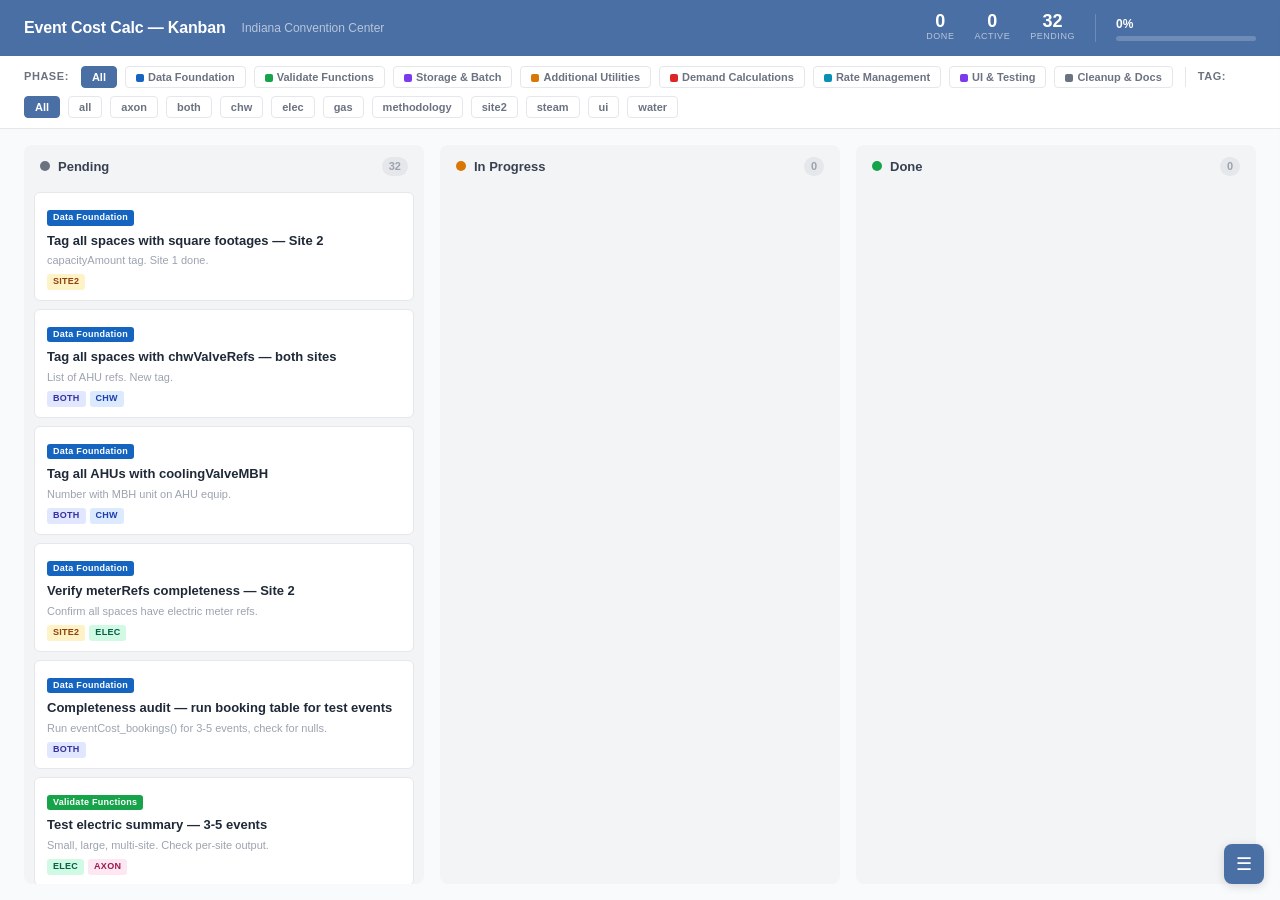
<file: skyspark-event-calculator-main-v2/eventCostProjectTracker_kanban.html>
<!DOCTYPE html>
<html lang="en">
<head>
<meta charset="UTF-8">
<meta name="viewport" content="width=device-width, initial-scale=1.0">
<title>Event Cost Calc — Project Tracker (Kanban)</title>
<style>
  * { margin: 0; padding: 0; box-sizing: border-box; }

  body {
    font-family: -apple-system, BlinkMacSystemFont, "Segoe UI", Roboto, "Helvetica Neue", Arial, sans-serif;
    background: #F9FAFB;
    color: #374151;
    line-height: 1.5;
    height: 100vh;
    overflow: hidden;
  }

  .tracker-root {
    display: flex;
    flex-direction: column;
    height: 100vh;
  }

  /* ── Title Bar ──────────────────────────────────────── */
  .tracker-title-bar {
    background: #4A6FA5;
    color: #fff;
    padding: 12px 24px;
    display: flex;
    align-items: center;
    justify-content: space-between;
    flex-shrink: 0;
    z-index: 10;
  }

  .tracker-title-bar h1 {
    font-size: 16px;
    font-weight: 700;
    letter-spacing: -0.01em;
  }

  .title-left {
    display: flex;
    align-items: center;
    gap: 16px;
  }

  .title-left .subtitle {
    font-size: 12px;
    opacity: 0.6;
  }

  .header-stats {
    display: flex;
    gap: 20px;
    align-items: center;
  }

  .header-stat {
    text-align: center;
  }

  .header-stat-value {
    font-size: 18px;
    font-weight: 800;
    line-height: 1;
  }

  .header-stat-label {
    font-size: 9px;
    text-transform: uppercase;
    letter-spacing: 0.06em;
    opacity: 0.6;
  }

  .header-divider {
    width: 1px;
    height: 28px;
    background: rgba(255,255,255,0.2);
  }

  .progress-bar-outer {
    width: 140px;
    height: 5px;
    background: rgba(255,255,255,0.2);
    border-radius: 3px;
    overflow: hidden;
  }

  .progress-bar-inner {
    height: 100%;
    background: #fff;
    border-radius: 3px;
    transition: width 0.4s ease;
  }

  /* ── Filter Bar ─────────────────────────────────────── */
  .filter-bar {
    padding: 10px 24px;
    background: #fff;
    border-bottom: 1px solid #E5E7EB;
    display: flex;
    align-items: center;
    gap: 8px;
    flex-shrink: 0;
    flex-wrap: wrap;
  }

  .filter-label {
    font-size: 11px;
    font-weight: 600;
    color: #6B7280;
    text-transform: uppercase;
    letter-spacing: 0.05em;
    margin-right: 4px;
  }

  .filter-btn {
    font-size: 11px;
    font-weight: 600;
    padding: 4px 10px;
    border-radius: 4px;
    border: 1px solid #E5E7EB;
    background: #fff;
    color: #6B7280;
    cursor: pointer;
    transition: all 0.12s;
  }

  .filter-btn:hover { border-color: #4A6FA5; color: #4A6FA5; }
  .filter-btn.active { background: #4A6FA5; color: #fff; border-color: #4A6FA5; }

  .filter-separator {
    width: 1px;
    height: 20px;
    background: #E5E7EB;
    margin: 0 4px;
  }

  .view-toggle {
    margin-left: auto;
    display: flex;
    gap: 4px;
  }

  .view-toggle .filter-btn.active { background: #374151; border-color: #374151; }

  /* ── Kanban Board ───────────────────────────────────── */
  .kanban-board {
    display: flex;
    gap: 16px;
    padding: 16px 24px;
    flex: 1;
    overflow-x: auto;
    overflow-y: hidden;
    min-height: 0;
  }

  .kanban-column {
    flex: 1;
    min-width: 300px;
    max-width: 400px;
    display: flex;
    flex-direction: column;
    border-radius: 8px;
    background: #F3F4F6;
    overflow: hidden;
  }

  .column-header {
    padding: 12px 16px;
    display: flex;
    align-items: center;
    justify-content: space-between;
    flex-shrink: 0;
  }

  .column-header-left {
    display: flex;
    align-items: center;
    gap: 8px;
  }

  .column-dot {
    width: 10px;
    height: 10px;
    border-radius: 50%;
  }

  .column-title {
    font-size: 13px;
    font-weight: 700;
    color: #374151;
  }

  .column-count {
    font-size: 11px;
    font-weight: 700;
    color: #9CA3AF;
    background: #E5E7EB;
    padding: 1px 7px;
    border-radius: 10px;
  }

  .column-body {
    flex: 1;
    overflow-y: auto;
    padding: 4px 10px 10px;
    min-height: 60px;
  }

  .column-body.drag-over {
    background: rgba(74, 111, 165, 0.06);
  }

  /* ── Task Card ──────────────────────────────────────── */
  .task-card {
    background: #fff;
    border-radius: 6px;
    border: 1px solid #E5E7EB;
    padding: 10px 12px;
    margin-bottom: 8px;
    cursor: grab;
    transition: box-shadow 0.15s, transform 0.1s, opacity 0.15s;
    position: relative;
  }

  .task-card:hover {
    box-shadow: 0 2px 8px rgba(0,0,0,0.08);
    transform: translateY(-1px);
  }

  .task-card.dragging {
    opacity: 0.4;
    transform: rotate(2deg);
  }

  .task-card-phase {
    display: inline-block;
    font-size: 9px;
    font-weight: 700;
    padding: 1px 6px;
    border-radius: 3px;
    color: #fff;
    margin-bottom: 6px;
    letter-spacing: 0.03em;
  }

  .task-card-name {
    font-size: 13px;
    font-weight: 600;
    color: #1F2937;
    margin-bottom: 4px;
    line-height: 1.35;
  }

  .task-card-notes {
    font-size: 11px;
    color: #9CA3AF;
    line-height: 1.4;
    margin-bottom: 6px;
  }

  .task-card-tags {
    display: flex;
    flex-wrap: wrap;
    gap: 4px;
  }

  .task-tag {
    font-size: 9px;
    font-weight: 600;
    padding: 1px 6px;
    border-radius: 3px;
    text-transform: uppercase;
    letter-spacing: 0.03em;
  }

  .tag-site1 { background: #DBEAFE; color: #1E40AF; }
  .tag-site2 { background: #FEF3C7; color: #92400E; }
  .tag-both { background: #E0E7FF; color: #3730A3; }
  .tag-elec { background: #D1FAE5; color: #065F46; }
  .tag-chw { background: #DBEAFE; color: #1E40AF; }
  .tag-steam { background: #FFEDD5; color: #9A3412; }
  .tag-gas { background: #FEE2E2; color: #991B1B; }
  .tag-water { background: #E0F2FE; color: #075985; }
  .tag-all { background: #F3F4F6; color: #374151; }
  .tag-ui { background: #EDE9FE; color: #5B21B6; }
  .tag-axon { background: #FCE7F3; color: #9D174D; }
  .tag-methodology { background: #ECFDF5; color: #065F46; }
  .tag-blocking { background: #FEE2E2; color: #991B1B; font-weight: 700; }

  /* ── Context Drawer ─────────────────────────────────── */
  .context-toggle {
    position: fixed;
    bottom: 16px;
    right: 16px;
    width: 40px;
    height: 40px;
    border-radius: 8px;
    background: #4A6FA5;
    color: #fff;
    border: none;
    cursor: pointer;
    font-size: 18px;
    display: flex;
    align-items: center;
    justify-content: center;
    box-shadow: 0 2px 10px rgba(0,0,0,0.15);
    z-index: 100;
    transition: background 0.15s;
  }

  .context-toggle:hover { background: #3d5f8f; }

  .context-drawer {
    position: fixed;
    top: 0;
    right: -480px;
    width: 460px;
    height: 100vh;
    background: #fff;
    border-left: 1px solid #E5E7EB;
    box-shadow: -4px 0 20px rgba(0,0,0,0.08);
    z-index: 99;
    transition: right 0.25s ease;
    display: flex;
    flex-direction: column;
  }

  .context-drawer.open { right: 0; }

  .drawer-header {
    padding: 16px 20px;
    border-bottom: 1px solid #E5E7EB;
    display: flex;
    align-items: center;
    justify-content: space-between;
    flex-shrink: 0;
  }

  .drawer-header h2 {
    font-size: 15px;
    font-weight: 700;
    color: #1F2937;
  }

  .drawer-close {
    width: 28px;
    height: 28px;
    border-radius: 6px;
    border: 1px solid #E5E7EB;
    background: #fff;
    cursor: pointer;
    font-size: 14px;
    color: #9CA3AF;
    display: flex;
    align-items: center;
    justify-content: center;
    transition: all 0.12s;
  }

  .drawer-close:hover { border-color: #DC2626; color: #DC2626; background: #FEF2F2; }

  .drawer-body {
    flex: 1;
    overflow-y: auto;
    padding: 12px 0;
  }

  .drawer-section {
    border-bottom: 1px solid #F3F4F6;
  }

  .drawer-section:last-child { border-bottom: none; }

  .drawer-section-header {
    padding: 10px 20px;
    cursor: pointer;
    display: flex;
    align-items: center;
    justify-content: space-between;
    transition: background 0.1s;
  }

  .drawer-section-header:hover { background: #F9FAFB; }

  .drawer-section-title {
    font-size: 13px;
    font-weight: 700;
    color: #374151;
  }

  .drawer-section-chevron {
    font-size: 12px;
    color: #9CA3AF;
    transition: transform 0.2s;
  }

  .drawer-section-chevron.open { transform: rotate(90deg); }

  .drawer-section-body {
    display: none;
    padding: 0 20px 14px;
    font-size: 12px;
    color: #4B5563;
    line-height: 1.65;
  }

  .drawer-section-body.open { display: block; }

  .drawer-section-body h4 {
    font-size: 12px;
    font-weight: 700;
    color: #1F2937;
    margin: 12px 0 4px;
  }

  .drawer-section-body h4:first-child { margin-top: 0; }

  .drawer-section-body code {
    background: #F3F4F6;
    padding: 1px 4px;
    border-radius: 3px;
    font-size: 11px;
    font-family: "SF Mono", "Fira Code", Consolas, monospace;
    color: #1565c0;
  }

  .drawer-section-body ul { padding-left: 16px; margin: 4px 0; }
  .drawer-section-body li { margin: 2px 0; }

  .ctx-table {
    width: 100%;
    border-collapse: collapse;
    font-size: 11px;
    margin: 6px 0;
  }

  .ctx-table th {
    text-align: left;
    padding: 5px 8px;
    background: #F9FAFB;
    font-weight: 600;
    color: #6B7280;
    border-bottom: 1px solid #E5E7EB;
  }

  .ctx-table td {
    padding: 5px 8px;
    border-bottom: 1px solid #F3F4F6;
  }

  /* ── Scrollbar ──────────────────────────────────────── */
  .column-body::-webkit-scrollbar,
  .drawer-body::-webkit-scrollbar {
    width: 5px;
  }

  .column-body::-webkit-scrollbar-track,
  .drawer-body::-webkit-scrollbar-track {
    background: transparent;
  }

  .column-body::-webkit-scrollbar-thumb,
  .drawer-body::-webkit-scrollbar-thumb {
    background: #D1D5DB;
    border-radius: 3px;
  }
</style>
</head>
<body>

<div class="tracker-root" id="app"></div>

<script>
(function() {

  // ══════════════════════════════════════════════════════
  // DATA
  // ══════════════════════════════════════════════════════

  var PHASES = [
    { id:'p1', title:'Data Foundation', color:'#1565c0', tasks:[
      { id:'t1', name:'Tag all spaces with square footages — Site 2', status:'pending', tags:['site2'], notes:'capacityAmount tag. Site 1 done.' },
      { id:'t2', name:'Tag all spaces with chwValveRefs — both sites', status:'pending', tags:['both','chw'], notes:'List of AHU refs. New tag.' },
      { id:'t3', name:'Tag all AHUs with coolingValveMBH', status:'pending', tags:['both','chw'], notes:'Number with MBH unit on AHU equip.' },
      { id:'t4', name:'Verify meterRefs completeness — Site 2', status:'pending', tags:['site2','elec'], notes:'Confirm all spaces have electric meter refs.' },
      { id:'t5', name:'Completeness audit — run booking table for test events', status:'pending', tags:['both'], notes:'Run eventCost_bookings() for 3-5 events, check for nulls.' },
    ]},
    { id:'p2', title:'Validate Functions', color:'#16A34A', tasks:[
      { id:'t6', name:'Test electric summary — 3-5 events', status:'pending', tags:['elec','axon'], notes:'Small, large, multi-site. Check per-site output.' },
      { id:'t7', name:'Test CHW summary — same events', status:'pending', tags:['chw','axon'], notes:'Check valve load ratios and data quality.' },
      { id:'t8', name:'Sanity check numbers vs raw meter data', status:'pending', tags:['both'], notes:'Ratio should be 10-60% depending on event size.' },
      { id:'t9', name:'Fix bugs from testing', status:'pending', tags:['axon'], notes:'' },
    ]},
    { id:'p3', title:'Storage & Batch', color:'#7C3AED', tasks:[
      { id:'t10', name:'Write function to commit eventCostResult records', status:'pending', tags:['axon'], notes:'One record per event/site/utility/costType.' },
      { id:'t11', name:'Manually run for test events to populate UI', status:'pending', tags:['axon'], notes:'5-10 events. Verify with readAll(eventCostResult).' },
      { id:'t12', name:'Write nightly batch task', status:'pending', tags:['axon'], notes:'SkySpark task for active/recent events.' },
      { id:'t13', name:'Back-calculate 2024 onward', status:'pending', tags:['axon'], notes:'Run in batches. ~80 events/month × ~30 months.' },
    ]},
    { id:'p4', title:'Additional Utilities', color:'#D97706', tasks:[
      { id:'t14', name:'Decide on steam zoning approach', status:'pending', tags:['steam','methodology'], notes:'AHU HC / VAV RH. Similar decision to CHW.' },
      { id:'t15', name:'Write eventCost_steam_detail', status:'pending', tags:['steam','axon'], notes:'Depends on zoning decision.' },
      { id:'t16', name:'Write eventCost_gas_detail', status:'pending', tags:['gas','axon'], notes:'Metered like electric or valve-based?' },
      { id:'t17', name:'Decide how water fits', status:'pending', tags:['water','methodology'], notes:'Event-attributed or site-level?' },
      { id:'t18', name:'Update booking table — steamValveRefs, gasMeterRefs', status:'pending', tags:['axon','all'], notes:'New utility branches in eventCost_bookings().' },
    ]},
    { id:'p5', title:'Demand Calculations', color:'#DC2626', tasks:[
      { id:'t19', name:'Define demand methodology — Electric', status:'pending', tags:['elec','methodology'], notes:'15-min peak demand shared across concurrent events.' },
      { id:'t20', name:'Define demand methodology — CHW & Steam', status:'pending', tags:['chw','steam','methodology'], notes:'' },
      { id:'t21', name:'Write demand calculation logic', status:'pending', tags:['axon','all'], notes:'New functions or additions to detail functions.' },
      { id:'t22', name:'Update summary — Usage and Demand costType records', status:'pending', tags:['axon'], notes:'' },
    ]},
    { id:'p6', title:'Rate Management', color:'#0891B2', tasks:[
      { id:'t23', name:'Decide where rates live', status:'pending', tags:['methodology'], notes:'Site tags, lookup table, or config. Currently hardcoded.' },
      { id:'t24', name:'Implement per-site rate lookup', status:'pending', tags:['axon'], notes:'Replace hardcoded rates.' },
      { id:'t25', name:'Add TOU rate support for electric', status:'pending', tags:['elec','axon'], notes:'May not be needed. Evaluate client rate structure.' },
    ]},
    { id:'p7', title:'UI & Testing', color:'#7C3AED', tasks:[
      { id:'t26', name:'Connect V2 tool to real eventCostResult data', status:'pending', tags:['ui'], notes:'Replace demo/placeholder data.' },
      { id:'t27', name:'Test each tab with real data', status:'pending', tags:['ui'], notes:'All 5 tabs.' },
      { id:'t28', name:'Build data quality audit view', status:'pending', tags:['axon','ui'], notes:'Quick triage for low-quality events.' },
      { id:'t29', name:'Refine reconciliation tab with bill API', status:'pending', tags:['ui'], notes:'Swap placeholder when available.' },
    ]},
    { id:'p8', title:'Cleanup & Docs', color:'#6B7280', tasks:[
      { id:'t30', name:'Implement back-of-house space logic', status:'pending', tags:['axon','methodology'], notes:'Docks, etc. Separate from bookable spaces.' },
      { id:'t31', name:'Write client-facing documentation', status:'pending', tags:['all'], notes:'What the numbers mean, what drives accuracy.' },
      { id:'t32', name:'Remove dead code, consolidate duplicates', status:'pending', tags:['axon'], notes:'Booking table rebuild, unused variables.' },
    ]}
  ];

  var CONTEXT = [
    { id:'ctx-fn', title:'Function Architecture',
      html:'<table class="ctx-table"><thead><tr><th>Function</th><th>Purpose</th></tr></thead><tbody>'+
        '<tr><td><code>eventCost_bookings(eventID)</code></td><td>Booking-meter-SF table, all utilities</td></tr>'+
        '<tr><td><code>eventCost_elec_detail(...)</code></td><td>Per-timestamp electric attribution (SF proration)</td></tr>'+
        '<tr><td><code>eventCost_chw_detail(...)</code></td><td>Per-timestamp CHW attribution (valve load proration)</td></tr>'+
        '<tr><td><code>eventCost_summary(eventID, utilityType, ...)</code></td><td>Aggregates detail per site → usage, rate, cost, dataQuality</td></tr>'+
        '<tr><td><code>report_EventsByDate(dates)</code></td><td>Find all overlapping events</td></tr></tbody></table>' },
    { id:'ctx-method', title:'Cost Allocation Methodology',
      html:'<h4>Baseline-Plus-Increment</h4><p>Dynamic baseline per meter (OAT, hour, day type). Increment = actual − baseline, clamped to 0. Prorate by SF (electric) or valve load ratio (CHW).</p>'+
        '<h4>Electric</h4><p>SF proration: myEventSF / totalEventSF per timestamp per meter.</p>'+
        '<h4>CHW</h4><p>Two-layer: (1) valve MBH × valve % as share of total active load, (2) SF split when valve serves multiple events.</p>'+
        '<h4>Baseline</h4><p>Daily via <code>view_performanceImprovement_baseloadDashboard()</code>. Hourly = daily / 24. Pre-computed per site.</p>' },
    { id:'ctx-tags', title:'Tag Structure',
      html:'<table class="ctx-table"><thead><tr><th>Tag</th><th>On</th><th>Status</th></tr></thead><tbody>'+
        '<tr><td><code>meterRefs</code></td><td>Space</td><td>Existing</td></tr>'+
        '<tr><td><code>chwValveRefs</code></td><td>Space</td><td>Needs tagging</td></tr>'+
        '<tr><td><code>steamValveRefs</code></td><td>Space</td><td>Future</td></tr>'+
        '<tr><td><code>gasMeterRefs</code></td><td>Space</td><td>Future</td></tr>'+
        '<tr><td><code>coolingValveMBH</code></td><td>AHU</td><td>Needs tagging</td></tr>'+
        '<tr><td><code>capacityAmount</code></td><td>Space</td><td>Site 1 done, Site 2 pending</td></tr></tbody></table>' },
    { id:'ctx-records', title:'eventCostResult Schema',
      html:'<table class="ctx-table"><thead><tr><th>Tag</th><th>Type</th></tr></thead><tbody>'+
        '<tr><td><code>eventCostResult</code></td><td>Marker</td></tr>'+
        '<tr><td><code>eventRef</code></td><td>Ref → event</td></tr>'+
        '<tr><td><code>eventID</code></td><td>Number</td></tr>'+
        '<tr><td><code>siteRef</code></td><td>Ref → site</td></tr>'+
        '<tr><td><code>utilityType</code></td><td>"Electric" / "CHW" / "Steam" / "Gas"</td></tr>'+
        '<tr><td><code>costType</code></td><td>"Usage" / "Demand"</td></tr>'+
        '<tr><td><code>usage, rate, cost</code></td><td>Numbers</td></tr>'+
        '<tr><td><code>eventSF, metersUsed</code></td><td>Numbers</td></tr>'+
        '<tr><td><code>calculatedOn</code></td><td>DateTime</td></tr></tbody></table>'+
        '<p>~15k-20k records for 2024 onward. Hard cutoff: no pre-2024.</p>' },
    { id:'ctx-rates', title:'Utility Rates',
      html:'<table class="ctx-table"><thead><tr><th>Utility</th><th>Usage</th><th>Demand</th></tr></thead><tbody>'+
        '<tr><td>Electric</td><td>$0.13/kWh</td><td>TBD</td></tr>'+
        '<tr><td>CHW</td><td>$0.33/ton-hr</td><td>TBD</td></tr>'+
        '<tr><td>Steam</td><td>TBD</td><td>TBD</td></tr>'+
        '<tr><td>Gas</td><td>TBD</td><td>TBD</td></tr></tbody></table>' },
    { id:'ctx-done', title:'Completed Items',
      html:'<ul><li>Methodology design + worked examples</li><li>Booking table function (all utilities)</li>'+
        '<li>Electric detail with baseline subtraction</li><li>CHW detail with valve load proration</li>'+
        '<li>Summary function (utility-agnostic)</li><li>Error/status tracking on CHW</li>'+
        '<li>PowerPoint methodology deliverable</li><li>SKILL.md + process docs</li>'+
        '<li>Tag structure defined</li><li>V2 UI built via Claude Code</li></ul>' }
  ];

  // ── State ──────────────────────────────────────────
  var activePhaseFilter = null; // null = all
  var activeTagFilter = null;
  var draggingTaskId = null;
  var drawerOpen = false;

  // ── Helpers ────────────────────────────────────────
  function getAllTasks() {
    var tasks = [];
    PHASES.forEach(function(p) {
      p.tasks.forEach(function(t) {
        tasks.push({ task: t, phase: p });
      });
    });
    return tasks;
  }

  function getFiltered() {
    var all = getAllTasks();
    if (activePhaseFilter) all = all.filter(function(x) { return x.phase.id === activePhaseFilter; });
    if (activeTagFilter) all = all.filter(function(x) { return x.task.tags && x.task.tags.indexOf(activeTagFilter) >= 0; });
    return all;
  }

  function getCounts() {
    var all = getAllTasks();
    var d = 0, ip = 0, p = 0;
    all.forEach(function(x) {
      if (x.task.status === 'done') d++;
      else if (x.task.status === 'in-progress') ip++;
      else p++;
    });
    return { total: all.length, done: d, inProgress: ip, pending: p };
  }

  function findTask(id) {
    for (var i = 0; i < PHASES.length; i++)
      for (var j = 0; j < PHASES[i].tasks.length; j++)
        if (PHASES[i].tasks[j].id === id)
          return { task: PHASES[i].tasks[j], phase: PHASES[i] };
    return null;
  }

  function setStatus(taskId, status) {
    var item = findTask(taskId);
    if (item) { item.task.status = status; render(); }
  }

  // ── Render ─────────────────────────────────────────
  function render() {
    var root = document.getElementById('app');
    var counts = getCounts();
    var pct = counts.total > 0 ? Math.round(counts.done / counts.total * 100) : 0;
    var filtered = getFiltered();

    var pending = filtered.filter(function(x) { return x.task.status === 'pending'; });
    var inProgress = filtered.filter(function(x) { return x.task.status === 'in-progress'; });
    var done = filtered.filter(function(x) { return x.task.status === 'done'; });

    var allTags = {};
    getAllTasks().forEach(function(x) {
      (x.task.tags || []).forEach(function(t) { allTags[t] = true; });
    });
    var tagList = Object.keys(allTags).sort();

    var h = '';

    // Title bar
    h += '<div class="tracker-title-bar">';
    h += '<div class="title-left"><h1>Event Cost Calc — Kanban</h1><span class="subtitle">Indiana Convention Center</span></div>';
    h += '<div class="header-stats">';
    h += '<div class="header-stat"><div class="header-stat-value">' + counts.done + '</div><div class="header-stat-label">Done</div></div>';
    h += '<div class="header-stat"><div class="header-stat-value">' + counts.inProgress + '</div><div class="header-stat-label">Active</div></div>';
    h += '<div class="header-stat"><div class="header-stat-value">' + counts.pending + '</div><div class="header-stat-label">Pending</div></div>';
    h += '<div class="header-divider"></div>';
    h += '<div><div style="font-size:12px;font-weight:600;margin-bottom:3px;">' + pct + '%</div>';
    h += '<div class="progress-bar-outer"><div class="progress-bar-inner" style="width:' + pct + '%"></div></div></div>';
    h += '</div></div>';

    // Filter bar
    h += '<div class="filter-bar">';
    h += '<span class="filter-label">Phase:</span>';
    h += '<button class="filter-btn' + (!activePhaseFilter ? ' active' : '') + '" onclick="window._filterPhase(null)">All</button>';
    PHASES.forEach(function(p) {
      h += '<button class="filter-btn' + (activePhaseFilter === p.id ? ' active' : '') + '" onclick="window._filterPhase(\'' + p.id + '\')">' +
        '<span style="display:inline-block;width:8px;height:8px;border-radius:2px;background:' + p.color + ';margin-right:4px;vertical-align:middle;"></span>' +
        p.title + '</button>';
    });
    h += '<div class="filter-separator"></div>';
    h += '<span class="filter-label">Tag:</span>';
    h += '<button class="filter-btn' + (!activeTagFilter ? ' active' : '') + '" onclick="window._filterTag(null)">All</button>';
    tagList.forEach(function(t) {
      h += '<button class="filter-btn' + (activeTagFilter === t ? ' active' : '') + '" onclick="window._filterTag(\'' + t + '\')">' + t + '</button>';
    });
    h += '</div>';

    // Kanban columns
    h += '<div class="kanban-board">';

    h += renderColumn('Pending', '#6B7280', pending, 'pending');
    h += renderColumn('In Progress', '#D97706', inProgress, 'in-progress');
    h += renderColumn('Done', '#16A34A', done, 'done');

    h += '</div>';

    // Context toggle button
    h += '<button class="context-toggle" onclick="window._toggleDrawer()" title="Reference & Context">☰</button>';

    // Context drawer
    h += '<div class="context-drawer' + (drawerOpen ? ' open' : '') + '" id="context-drawer">';
    h += '<div class="drawer-header"><h2>Reference & Context</h2><button class="drawer-close" onclick="window._toggleDrawer()">✕</button></div>';
    h += '<div class="drawer-body">';
    CONTEXT.forEach(function(ctx) {
      h += '<div class="drawer-section">';
      h += '<div class="drawer-section-header" onclick="window._toggleCtx(\'' + ctx.id + '\')">';
      h += '<span class="drawer-section-title">' + ctx.title + '</span>';
      h += '<span class="drawer-section-chevron" id="chev-' + ctx.id + '">›</span></div>';
      h += '<div class="drawer-section-body" id="ctx-body-' + ctx.id + '">' + ctx.html + '</div>';
      h += '</div>';
    });
    h += '</div></div>';

    root.innerHTML = h;

    // Attach drag events after render
    attachDragEvents();
  }

  function renderColumn(title, dotColor, items, statusKey) {
    var h = '<div class="kanban-column">';
    h += '<div class="column-header"><div class="column-header-left">';
    h += '<div class="column-dot" style="background:' + dotColor + '"></div>';
    h += '<span class="column-title">' + title + '</span></div>';
    h += '<span class="column-count">' + items.length + '</span></div>';
    h += '<div class="column-body" data-status="' + statusKey + '">';

    items.forEach(function(item) {
      h += '<div class="task-card" draggable="true" data-task-id="' + item.task.id + '">';
      h += '<div class="task-card-phase" style="background:' + item.phase.color + '">' + item.phase.title + '</div>';
      h += '<div class="task-card-name">' + item.task.name + '</div>';
      if (item.task.notes) h += '<div class="task-card-notes">' + item.task.notes + '</div>';
      if (item.task.tags && item.task.tags.length) {
        h += '<div class="task-card-tags">';
        item.task.tags.forEach(function(t) {
          h += '<span class="task-tag tag-' + t + '">' + t + '</span>';
        });
        h += '</div>';
      }
      h += '</div>';
    });

    h += '</div></div>';
    return h;
  }

  // ── Drag & Drop ────────────────────────────────────
  function attachDragEvents() {
    var cards = document.querySelectorAll('.task-card');
    var columns = document.querySelectorAll('.column-body');

    cards.forEach(function(card) {
      card.addEventListener('dragstart', function(e) {
        draggingTaskId = card.getAttribute('data-task-id');
        card.classList.add('dragging');
        e.dataTransfer.effectAllowed = 'move';
        e.dataTransfer.setData('text/plain', draggingTaskId);
      });
      card.addEventListener('dragend', function() {
        card.classList.remove('dragging');
        draggingTaskId = null;
        columns.forEach(function(col) { col.classList.remove('drag-over'); });
      });
    });

    columns.forEach(function(col) {
      col.addEventListener('dragover', function(e) {
        e.preventDefault();
        e.dataTransfer.dropEffect = 'move';
        col.classList.add('drag-over');
      });
      col.addEventListener('dragleave', function() {
        col.classList.remove('drag-over');
      });
      col.addEventListener('drop', function(e) {
        e.preventDefault();
        col.classList.remove('drag-over');
        var taskId = e.dataTransfer.getData('text/plain');
        var newStatus = col.getAttribute('data-status');
        if (taskId && newStatus) setStatus(taskId, newStatus);
      });
    });
  }

  // ── Global Handlers ────────────────────────────────
  window._filterPhase = function(id) { activePhaseFilter = id; render(); };
  window._filterTag = function(tag) { activeTagFilter = tag; render(); };

  window._toggleDrawer = function() {
    drawerOpen = !drawerOpen;
    var el = document.getElementById('context-drawer');
    if (el) el.classList.toggle('open', drawerOpen);
  };

  window._toggleCtx = function(id) {
    var body = document.getElementById('ctx-body-' + id);
    var chev = document.getElementById('chev-' + id);
    if (body) {
      var isOpen = body.classList.contains('open');
      body.classList.toggle('open', !isOpen);
      if (chev) chev.classList.toggle('open', !isOpen);
    }
  };

  // ── Init ───────────────────────────────────────────
  render();

})();
</script>

</body>
</html>
</file>
